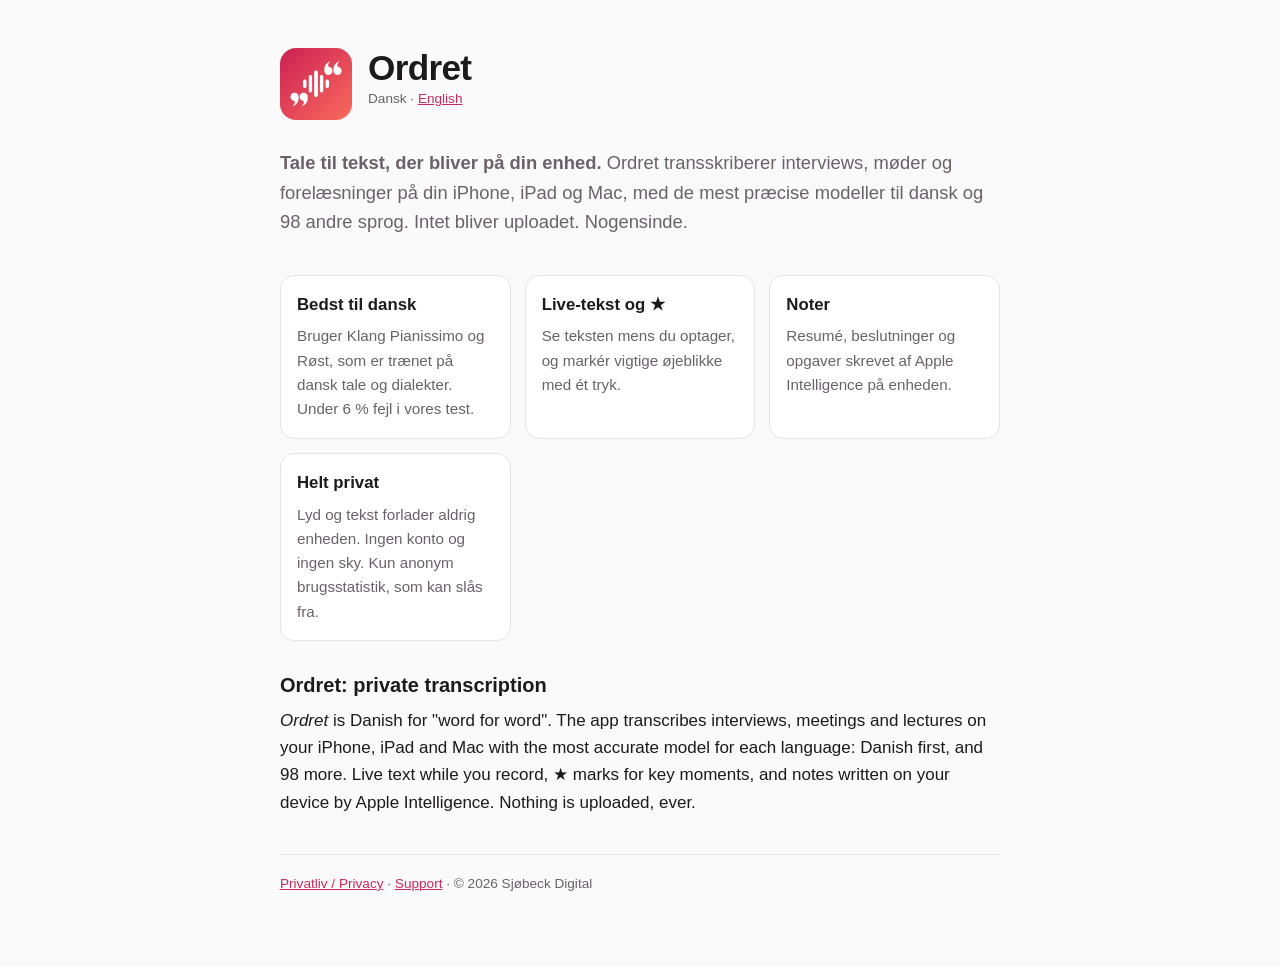
<file: index.html>
<!doctype html>
<html lang="da">
<head>
<meta charset="utf-8">
<meta name="viewport" content="width=device-width, initial-scale=1, viewport-fit=cover">
<title>Ordret – tale til tekst, privat på din enhed</title>
<meta name="description" content="Ordret transskriberer interviews, møder og forelæsninger på din iPhone, iPad og Mac – med danske modeller i topklasse. Intet bliver uploadet.">
<link rel="stylesheet" href="style.css">
<link rel="icon" href="icon.png">
</head>
<body>
<main>
  <header>
    <img src="icon.png" alt="">
    <div>
      <h1>Ordret</h1>
      <p class="lang">Dansk · <a href="#english">English</a></p>
    </div>
  </header>

  <section>
    <p class="lede"><strong>Tale til tekst, der bliver på din enhed.</strong> Ordret transskriberer interviews, møder og forelæsninger på din iPhone, iPad og Mac, med de mest præcise modeller til dansk og 98 andre sprog. Intet bliver uploadet. Nogensinde.</p>
  </section>

  <div class="features">
    <div class="feature"><h2>Bedst til dansk</h2><p>Bruger Klang Pianissimo og Røst, som er trænet på dansk tale og dialekter. Under 6 % fejl i vores test.</p></div>
    <div class="feature"><h2>Live-tekst og ★</h2><p>Se teksten mens du optager, og markér vigtige øjeblikke med ét tryk.</p></div>
    <div class="feature"><h2>Noter</h2><p>Resumé, beslutninger og opgaver skrevet af Apple Intelligence på enheden.</p></div>
    <div class="feature"><h2>Helt privat</h2><p>Lyd og tekst forlader aldrig enheden. Ingen konto og ingen sky. Kun anonym brugsstatistik, som kan slås fra.</p></div>
  </div>

  <section id="english" lang="en">
    <h2>Ordret: private transcription</h2>
    <p><em>Ordret</em> is Danish for "word for word". The app transcribes interviews, meetings and lectures on your iPhone, iPad and Mac with the most accurate model for each language: Danish first, and 98 more. Live text while you record, ★ marks for key moments, and notes written on your device by Apple Intelligence. Nothing is uploaded, ever.</p>
  </section>

  <footer>
    <a href="privacy/">Privatliv / Privacy</a> · <a href="support/">Support</a> · © 2026 Sjøbeck Digital
  </footer>
</main>
</body>
</html>
</file>
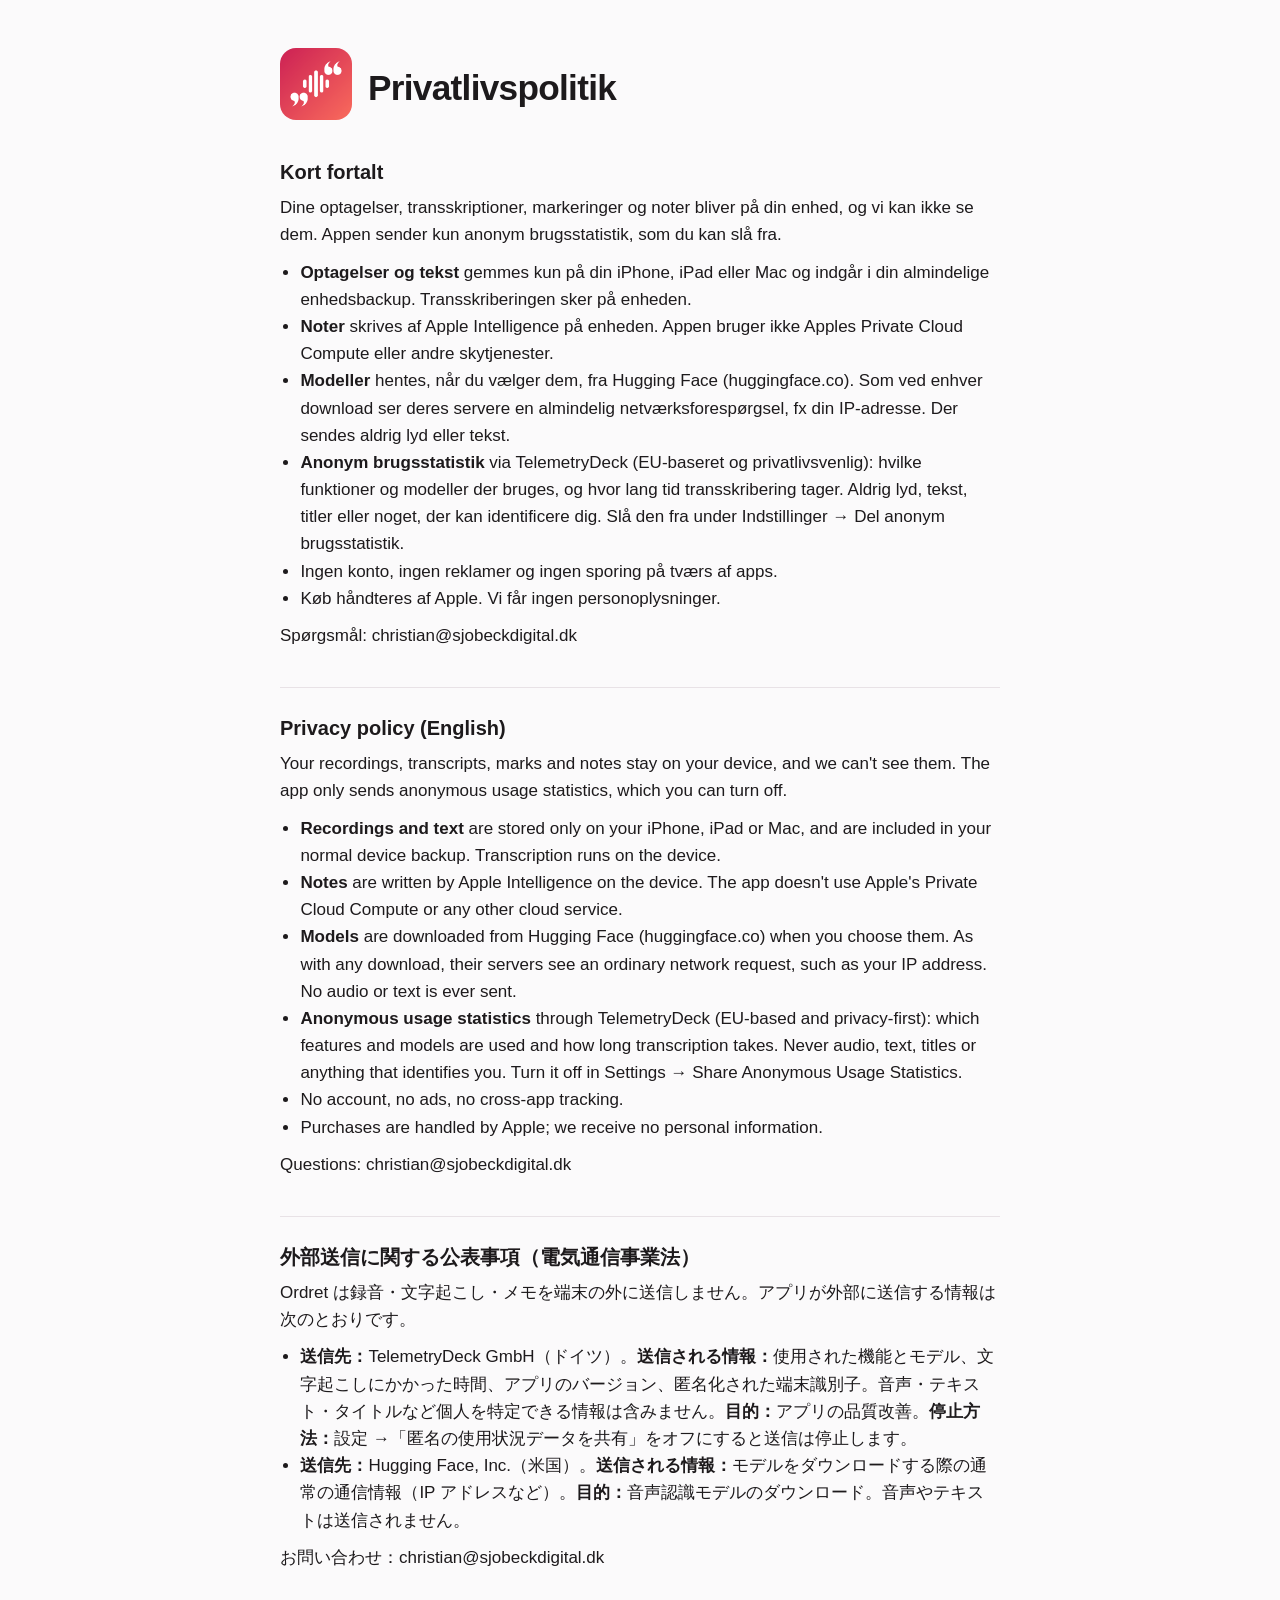
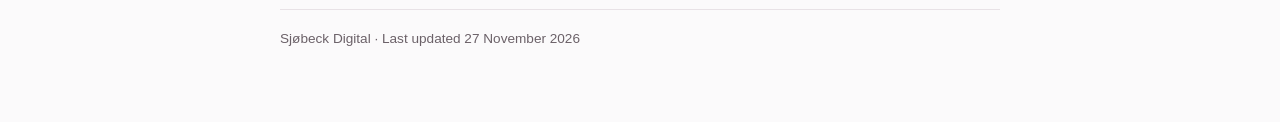
<file: privacy/index.html>
<!doctype html>
<html lang="da">
<head>
<meta charset="utf-8">
<meta name="viewport" content="width=device-width, initial-scale=1, viewport-fit=cover">
<title>Ordret – privatlivspolitik</title>
<link rel="stylesheet" href="../style.css">
<link rel="icon" href="../icon.png">
</head>
<body>
<main>
  <header><a href="../"><img src="../icon.png" alt="Ordret"></a><h1>Privatlivspolitik</h1></header>

  <section>
    <h2>Kort fortalt</h2>
    <p>Dine optagelser, transskriptioner, markeringer og noter bliver på din enhed, og vi kan ikke se dem. Appen sender kun anonym brugsstatistik, som du kan slå fra.</p>
    <ul>
      <li><strong>Optagelser og tekst</strong> gemmes kun på din iPhone, iPad eller Mac og indgår i din almindelige enhedsbackup. Transskriberingen sker på enheden.</li>
      <li><strong>Noter</strong> skrives af Apple Intelligence på enheden. Appen bruger ikke Apples Private Cloud Compute eller andre skytjenester.</li>
      <li><strong>Modeller</strong> hentes, når du vælger dem, fra Hugging Face (huggingface.co). Som ved enhver download ser deres servere en almindelig netværksforespørgsel, fx din IP-adresse. Der sendes aldrig lyd eller tekst.</li>
      <li><strong>Anonym brugsstatistik</strong> via TelemetryDeck (EU-baseret og privatlivsvenlig): hvilke funktioner og modeller der bruges, og hvor lang tid transskribering tager. Aldrig lyd, tekst, titler eller noget, der kan identificere dig. Slå den fra under Indstillinger → Del anonym brugsstatistik.</li>
      <li>Ingen konto, ingen reklamer og ingen sporing på tværs af apps.</li>
      <li>Køb håndteres af Apple. Vi får ingen personoplysninger.</li>
    </ul>
    <p>Spørgsmål: <span>christian@sjobeckdigital.dk</span></p>
  </section>

  <section lang="en">
    <h2>Privacy policy (English)</h2>
    <p>Your recordings, transcripts, marks and notes stay on your device, and we can't see them. The app only sends anonymous usage statistics, which you can turn off.</p>
    <ul>
      <li><strong>Recordings and text</strong> are stored only on your iPhone, iPad or Mac, and are included in your normal device backup. Transcription runs on the device.</li>
      <li><strong>Notes</strong> are written by Apple Intelligence on the device. The app doesn't use Apple's Private Cloud Compute or any other cloud service.</li>
      <li><strong>Models</strong> are downloaded from Hugging Face (huggingface.co) when you choose them. As with any download, their servers see an ordinary network request, such as your IP address. No audio or text is ever sent.</li>
      <li><strong>Anonymous usage statistics</strong> through TelemetryDeck (EU-based and privacy-first): which features and models are used and how long transcription takes. Never audio, text, titles or anything that identifies you. Turn it off in Settings → Share Anonymous Usage Statistics.</li>
      <li>No account, no ads, no cross-app tracking.</li>
      <li>Purchases are handled by Apple; we receive no personal information.</li>
    </ul>
    <p>Questions: <span>christian@sjobeckdigital.dk</span></p>
  </section>

  <section lang="ja">
    <h2>外部送信に関する公表事項（電気通信事業法）</h2>
    <p>Ordret は録音・文字起こし・メモを端末の外に送信しません。アプリが外部に送信する情報は次のとおりです。</p>
    <ul>
      <li><strong>送信先：</strong>TelemetryDeck GmbH（ドイツ）。<strong>送信される情報：</strong>使用された機能とモデル、文字起こしにかかった時間、アプリのバージョン、匿名化された端末識別子。音声・テキスト・タイトルなど個人を特定できる情報は含みません。<strong>目的：</strong>アプリの品質改善。<strong>停止方法：</strong>設定 →「匿名の使用状況データを共有」をオフにすると送信は停止します。</li>
      <li><strong>送信先：</strong>Hugging Face, Inc.（米国）。<strong>送信される情報：</strong>モデルをダウンロードする際の通常の通信情報（IP アドレスなど）。<strong>目的：</strong>音声認識モデルのダウンロード。音声やテキストは送信されません。</li>
    </ul>
    <p>お問い合わせ：<span>christian@sjobeckdigital.dk</span></p>
  </section>

  <footer>Sjøbeck Digital · Last updated 27 November 2026</footer>
</main>
</body>
</html>
</file>
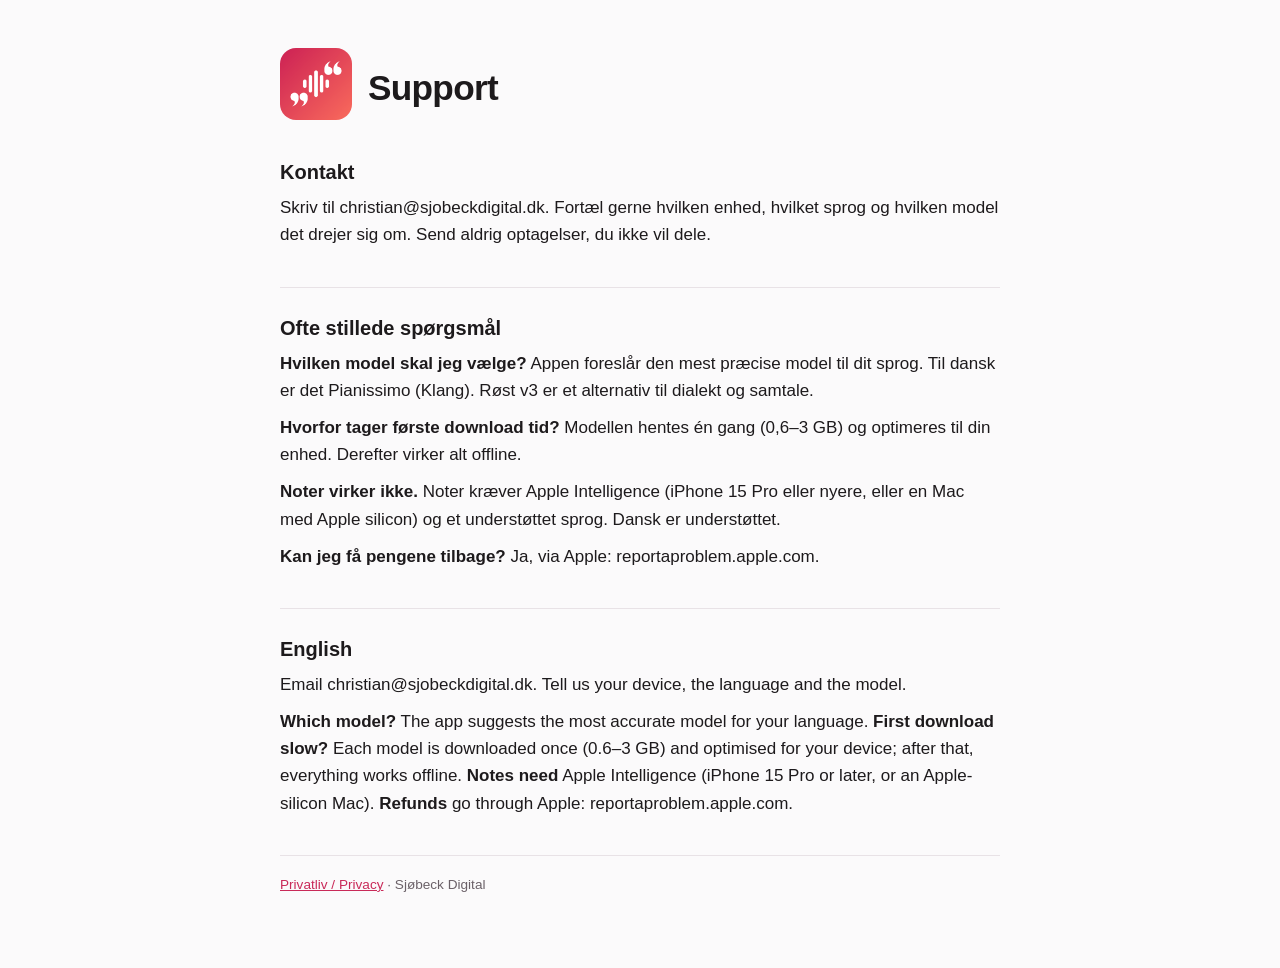
<file: support/index.html>
<!doctype html>
<html lang="da">
<head>
<meta charset="utf-8">
<meta name="viewport" content="width=device-width, initial-scale=1, viewport-fit=cover">
<title>Ordret – support</title>
<link rel="stylesheet" href="../style.css">
<link rel="icon" href="../icon.png">
</head>
<body>
<main>
  <header><a href="../"><img src="../icon.png" alt="Ordret"></a><h1>Support</h1></header>

  <section>
    <h2>Kontakt</h2>
    <p>Skriv til <span>christian@sjobeckdigital.dk</span>. Fortæl gerne hvilken enhed, hvilket sprog og hvilken model det drejer sig om. Send aldrig optagelser, du ikke vil dele.</p>
  </section>

  <section>
    <h2>Ofte stillede spørgsmål</h2>
    <p><strong>Hvilken model skal jeg vælge?</strong> Appen foreslår den mest præcise model til dit sprog. Til dansk er det Pianissimo (Klang). Røst v3 er et alternativ til dialekt og samtale.</p>
    <p><strong>Hvorfor tager første download tid?</strong> Modellen hentes én gang (0,6–3 GB) og optimeres til din enhed. Derefter virker alt offline.</p>
    <p><strong>Noter virker ikke.</strong> Noter kræver Apple Intelligence (iPhone 15 Pro eller nyere, eller en Mac med Apple silicon) og et understøttet sprog. Dansk er understøttet.</p>
    <p><strong>Kan jeg få pengene tilbage?</strong> Ja, via Apple: reportaproblem.apple.com.</p>
  </section>

  <section lang="en">
    <h2>English</h2>
    <p>Email <span>christian@sjobeckdigital.dk</span>. Tell us your device, the language and the model.</p>
    <p><strong>Which model?</strong> The app suggests the most accurate model for your language. <strong>First download slow?</strong> Each model is downloaded once (0.6–3 GB) and optimised for your device; after that, everything works offline. <strong>Notes need</strong> Apple Intelligence (iPhone 15 Pro or later, or an Apple-silicon Mac). <strong>Refunds</strong> go through Apple: reportaproblem.apple.com.</p>
  </section>

  <footer><a href="../privacy/">Privatliv / Privacy</a> · Sjøbeck Digital</footer>
</main>
</body>
</html>
</file>
<file: style.css>
:root {
  --bg: #fbfafb; --fg: #1d1a1c; --muted: #6b6168; --line: #e8e2e6; --accent: #c92a59; --card: #ffffff;
  --sans: -apple-system, BlinkMacSystemFont, "SF Pro Text", "Segoe UI", sans-serif;
}
@media (prefers-color-scheme: dark) {
  :root { --bg: #161315; --fg: #f1ecef; --muted: #a99da5; --line: #352e33; --accent: #f0688f; --card: #1f1b1e; }
}
* { box-sizing: border-box; }
body { margin: 0; background: var(--bg); color: var(--fg); font: 17px/1.6 var(--sans);
  padding: 0 max(18px, env(safe-area-inset-left)) 0 max(18px, env(safe-area-inset-right)); }
main { max-width: 720px; margin: 0 auto; padding: 48px 0 72px; display: grid; gap: 28px; }
header { display: flex; align-items: center; gap: 16px; }
header img { width: 72px; height: 72px; border-radius: 16px; }
h1 { font-size: 2.2rem; margin: 0; letter-spacing: -0.02em; line-height: 1.15; }
h2 { font-size: 1.25rem; margin: 0 0 6px; }
p { margin: 0 0 10px; }
.lede { font-size: 1.15rem; color: var(--muted); }
.lang { font-size: 0.85rem; color: var(--muted); }
.lang a, a { color: var(--accent); }
.features { display: grid; grid-template-columns: repeat(auto-fit, minmax(200px, 1fr)); gap: 14px; }
.feature { background: var(--card); border: 1px solid var(--line); border-radius: 14px; padding: 16px; }
.feature h2 { font-size: 1.05rem; }
.feature p { color: var(--muted); font-size: 0.95rem; margin: 0; }
section + section { border-top: 1px solid var(--line); padding-top: 24px; }
footer { color: var(--muted); font-size: 0.85rem; border-top: 1px solid var(--line); padding-top: 18px; }
ul { padding-left: 1.2em; margin: 0 0 10px; }
</file>
